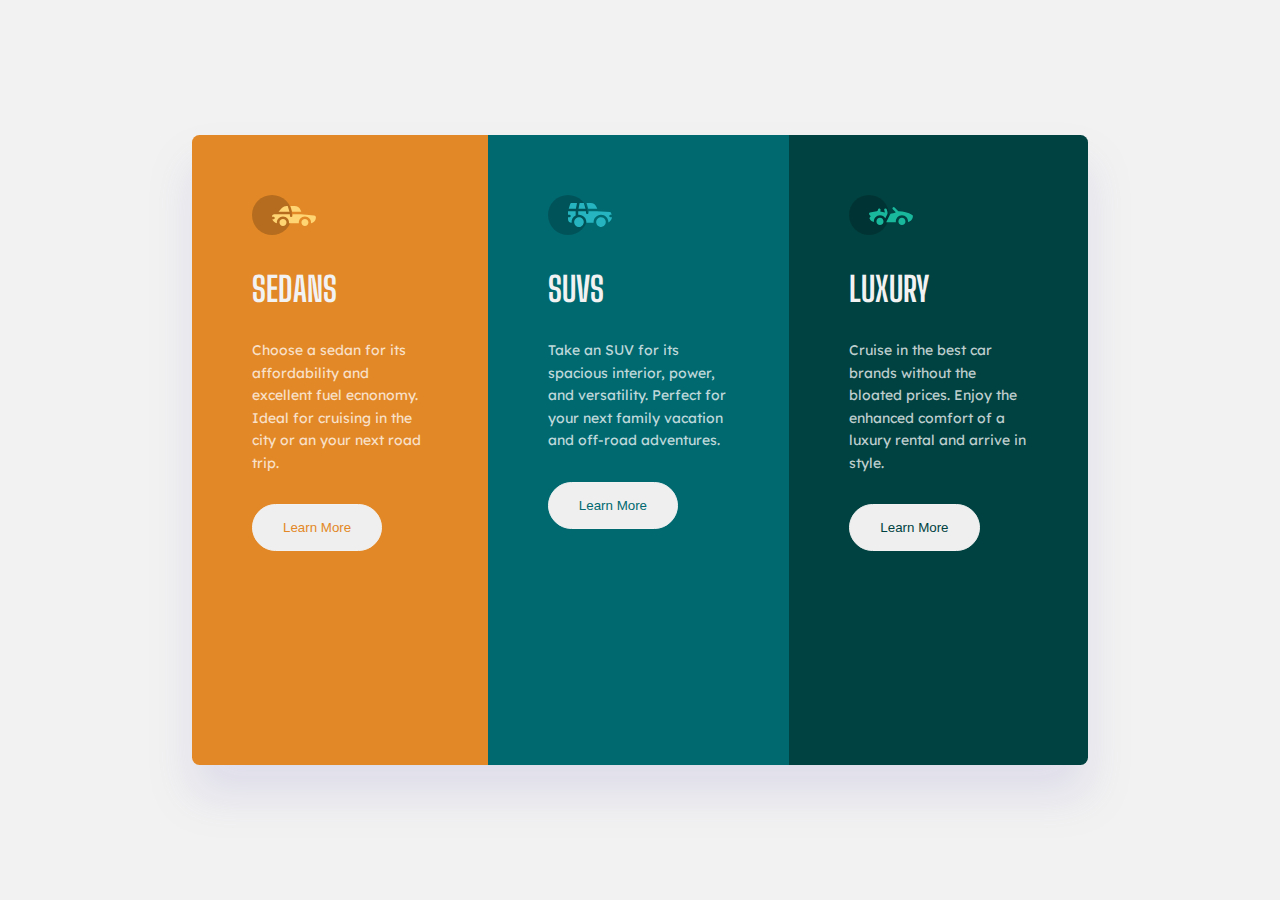
<file: Layout task/index.html>
<!DOCTYPE html>
<html lang="en">
  <head>
    <meta charset="UTF-8" />
    <meta http-equiv="X-UA-Compatible" content="IE=edge" />
    <meta name="viewport" content="width=device-width, initial-scale=1.0" />
    <title>Document</title>
    <link rel="stylesheet" href="style.css" />
    <link
      rel="shortcut icon"
      type="image/x-icon"
      href="../images/favicon-32x32.png"
    />
  </head>
  <body>
    <main>
      <div class="container">
        <div class="first">
          <img src="./images/icon-sedans.svg" alt="" srcset="" />
          <h1>SEDANS</h1>
          <p>
            Choose a sedan for its affordability and excellent fuel ecnonomy.
            Ideal for cruising in the city or an your next road trip.
          </p>
          <button>Learn More</button>
        </div>
        <div class="second">
          <img src="./images/icon-suvs.svg" alt="" srcset="" />
          <h1>SUVS</h1>
          <p>
            Take an SUV for its spacious interior, power, and versatility.
            Perfect for your next family vacation and off-road adventures.
          </p>
          <button>Learn More</button>
        </div>
        <div class="third">
          <img src="./images/icon-luxury.svg" alt="" srcset="" />
          <h1>LUXURY</h1>
          <p>
            Cruise in the best car brands without the bloated prices. Enjoy the
            enhanced comfort of a luxury rental and arrive in style.
          </p>
          <button class="btn">Learn More</button>
        </div>
      </div>
    </main>
  </body>
</html>
</file>
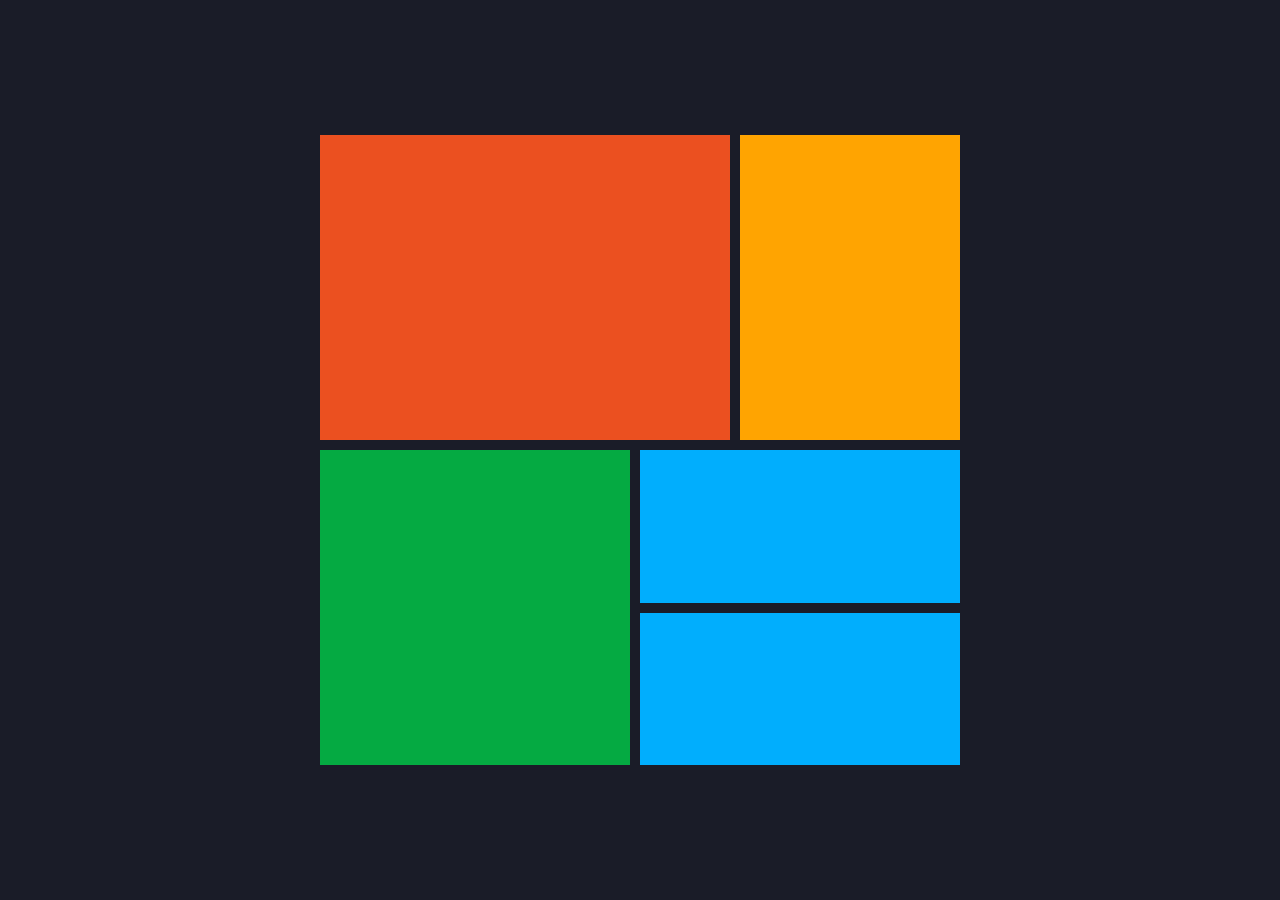
<file: Layout task/grid.html>
<!DOCTYPE html>
<html lang="en">
  <head>
    <meta charset="UTF-8" />
    <meta http-equiv="X-UA-Compatible" content="IE=edge" />
    <meta name="viewport" content="width=device-width, initial-scale=1.0" />
    <title>Document</title>
    <link rel="stylesheet" href="grid.css" />
  </head>
  <body>
    <main>
      <div class="container">
        <div class="grid-item item1"></div>
        <div class="grid-item item2"></div>
        <div class="grid-item item3"></div>
        <div class="grid-item item4"></div>
        <div class="grid-item item5"></div>
      </div>
    </main>
  </body>
</html>
</file>
<file: Layout task/style.css>
@import url('https://fonts.googleapis.com/css2?family=Big+Shoulders+Display:wght@700&family=Lexend+Deca&display=swap');
:root{
    --color-bringht-orange:hsl(31, 77%, 52%);
    --color-dark-cyan:hsl(184, 100%, 22%);
    --color-veryDark-cyan: hsl(179, 100%, 13%);

    --color-text:hsla(0, 0%, 100%, 0.75);
    --light-gray-background:hsl(0, 0%, 95%);
    --light-gray-headings:hsl(0, 0%, 95%);
    --light-gray-buttons:hsl(0, 0%, 95%);

    --font-size:15px;
    --font-weights-s:400;
    --font-weights-b:700;

    --color-light:rgba(132, 129, 200, 0.18);
    --box-shadow:0 2rem 3rem var(--color-light);


}

*{
    margin:0;
    padding:0;
    outline:0;
    appearance: none;
    border:0;
    text-decoration: none;
    list-style: none;
    box-sizing: border-box;
}

html{
    font-size: 15px;
}

body{
    width:100vw;
    height: 100vh;
    font-family: poppins, sans-serif;
    font-size: 14px;
    background: var(--light-gray-background);
    user-select: none;
    overflow-x: hidden;
  font-family: 'Lexend Deca', sans-serif;

    display: flex;
    align-items: center;
    justify-content: center;

}
h1{
    font-weight: 700;
    color:var(--light-gray-headings);
    padding-top: 2rem;
    font-family: 'Big Shoulders Display', cursive;
    font-size: 34px;
}
p{
    line-height: 1.5rem;
    padding-top: 2rem;
}
.container{
    display: grid;
    width:70%;
    margin:0 auto;
    grid-template-columns: 15rem 15rem 15rem;
    border: 0px solid black;
    border-radius: 0.5rem;
    display: flex;
    justify-content: center;
    box-shadow: var(--box-shadow);

}


.first, .second, .third{
    height: 70vh;
    padding: 4rem;
    color:var(--color-text);
    
}

.container .first {
    background-color:var(--color-bringht-orange);
    border-radius: 0.5rem 0 0 0.5rem;
}

.container .second{
    background-color:var(--color-dark-cyan);
}

.container .third{
    background-color:var(--color-veryDark-cyan);
    border-radius:0 0.5rem 0.5rem 0;
}

.container .first > button{
    color:var(--color-bringht-orange);
   
}
.container .second > button{
    color:var(--color-dark-cyan);
   
}
.container .third > button{
    color:var(--color-veryDark-cyan);
   
}
.container .first > button:hover{
    background: transparent;
    color: var(--color-text);
    border: 2px solid var(--light-gray-buttons);
   
}
.container .second > button:hover{
    background: transparent;
    color: var(--color-text);
    border: 2px solid var(--light-gray-buttons);
   
}

.container .third > button:hover{
    background: transparent;
    color: var(--color-text);
    border: 2px solid var(--light-gray-buttons);
   
}


button{
    width: max-content;
    margin-top: 2rem;
    padding: 1rem 2rem;
    border-radius: 5rem;
    cursor: pointer;
    border: 1px solid var(--light-gray-buttons);
}


.btn-primary {
    background:var(--color-dark-cyan);
    color:var(--light-gray-background);
}
</file>
<file: Layout task/grid.css>
*{
  box-sizing: border-box;
  padding: 0;
  margin: 0;
}

main{
  background-color: rgb(26,28,40);
  height: 100vh;
  width: 100wh;
  display: flex;
  justify-content: center;
  align-items: center;
}
.container  {
  font-family: 'open sans', sans-serif;
  font-size: 16px;
  width:50%;
  height: 70%;

  display: grid;
  gap: 10px;
  grid-template-areas: 
  'orangee orangee orangee orangee goldd goldd'
  'greenn greenn greenn bluee bluee bluee'
  'greenn greenn greenn bluee2 bluee2 bluee2'; 

  grid-template-columns: 20%, 1fr ;
  grid-template-rows: 2fr 1fr 1fr;
}
.container .item1,
.item2, .item3, .item4 {
    padding: 20px;
}
.container .item1 { grid-area: orangee; background-color: rgb(235,80,32); }
.container .item2 { grid-area: goldd; background-color: rgb(255,164,1);}
.container .item3 { grid-area: greenn; background-color: rgb(5,170,66)}
.container .item4 { grid-area: bluee; background-color:rgb(1,174,253); }
.container .item5 { grid-area: bluee2; background-color:rgb(1,174,253); }
</file>
